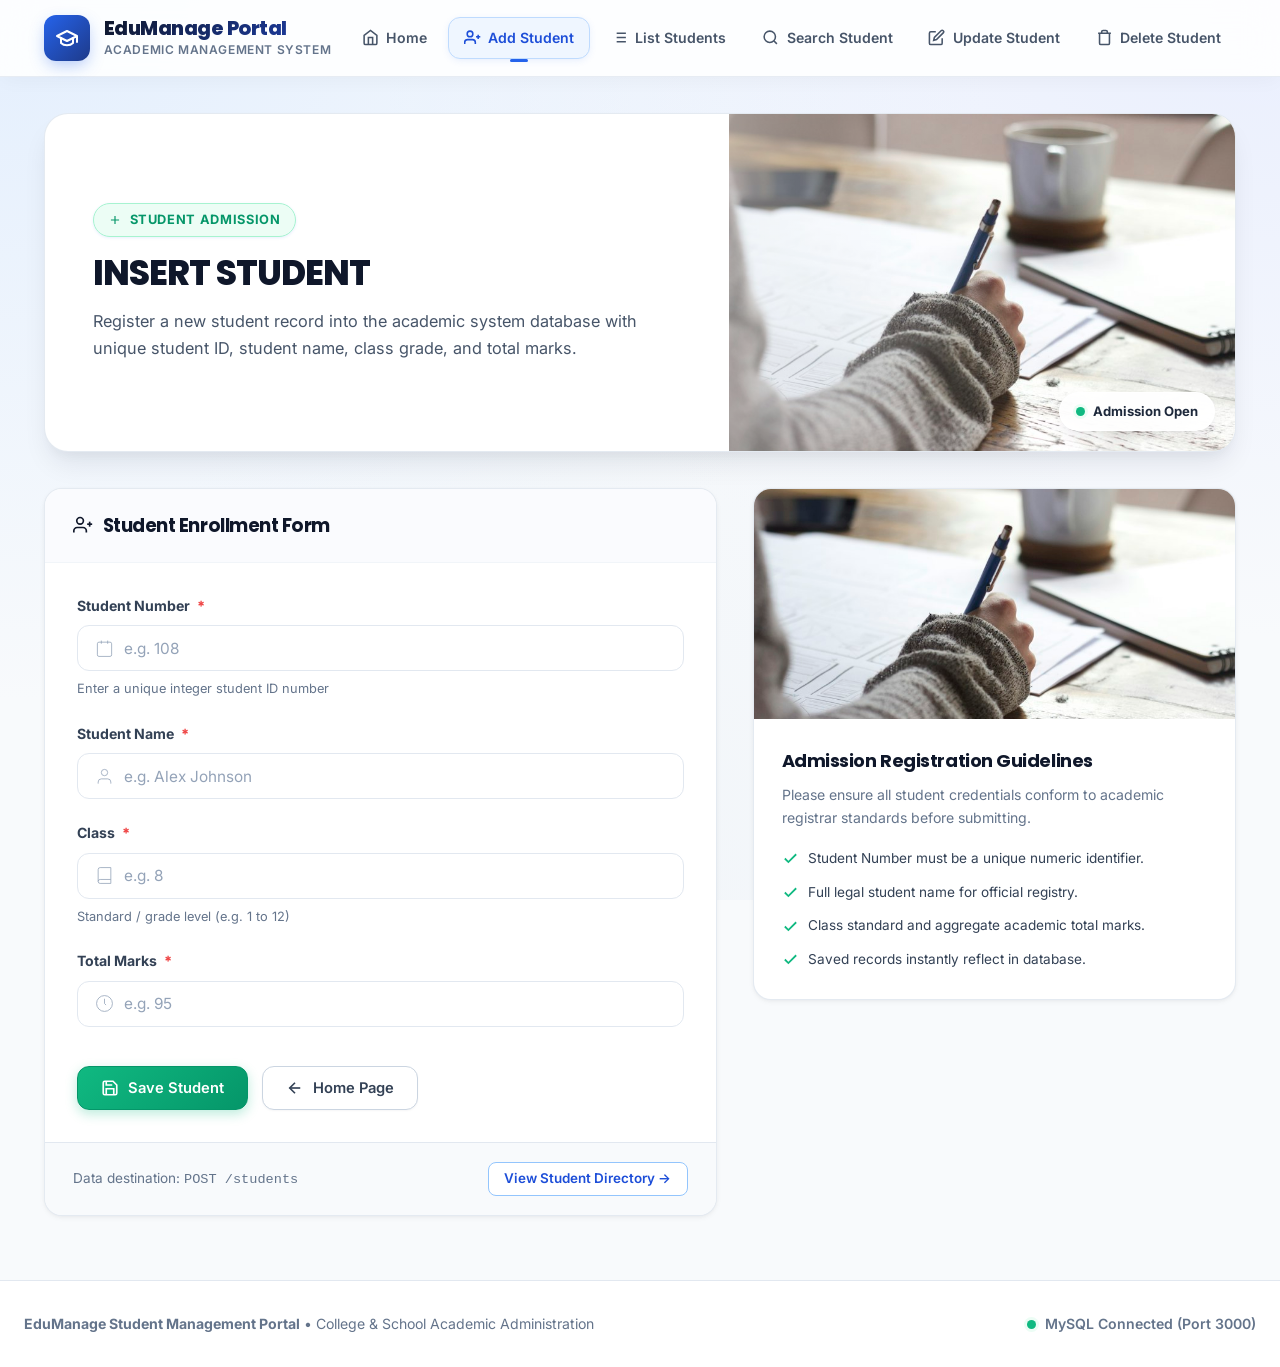
<file: public/insert.html>
<!-- To insert student data -->
<!DOCTYPE html>
<html lang="en">
<head>
  <meta charset="UTF-8">
  <meta name="viewport" content="width=device-width, initial-scale=1.0">
  <title>Add Student - EduManage Portal</title>
  <link rel="stylesheet" href="style.css">
</head>
<body>

  <!-- Top Navigation Bar -->
  <header class="top-nav">
    <div class="nav-container">
      <a href="index.html" class="brand-logo">
        <div class="brand-icon-box">
          <svg xmlns="http://www.w3.org/2000/svg" width="24" height="24" viewBox="0 0 24 24" fill="none" stroke="currentColor" stroke-width="2" stroke-linecap="round" stroke-linejoin="round">
            <path d="M22 10v6M2 10l10-5 10 5-10 5z"/>
            <path d="M6 12v5c3 3 9 3 12 0v-5"/>
          </svg>
        </div>
        <div class="brand-text">
          <h1>EduManage Portal</h1>
          <span>Academic Management System</span>
        </div>
      </a>

      <!-- Desktop Links -->
      <nav>
        <ul class="nav-links">
          <li>
            <a href="index.html" class="nav-link">
              <svg xmlns="http://www.w3.org/2000/svg" viewBox="0 0 24 24" fill="none" stroke="currentColor">
                <path d="m3 9 9-7 9 7v11a2 2 0 0 1-2 2H5a2 2 0 0 1-2-2z"/>
                <polyline points="9 22 9 12 15 12 15 22"/>
              </svg>
              Home
            </a>
          </li>
          <li>
            <a href="insert.html" class="nav-link active">
              <svg xmlns="http://www.w3.org/2000/svg" viewBox="0 0 24 24" fill="none" stroke="currentColor">
                <path d="M16 21v-2a4 4 0 0 0-4-4H5a4 4 0 0 0-4 4v2"/>
                <circle cx="8.5" cy="7" r="4"/>
                <line x1="20" y1="8" x2="20" y2="14"/>
                <line x1="23" y1="11" x2="17" y2="11"/>
              </svg>
              Add Student
            </a>
          </li>
          <li>
            <a href="list.html" class="nav-link">
              <svg xmlns="http://www.w3.org/2000/svg" viewBox="0 0 24 24" fill="none" stroke="currentColor">
                <path d="M8 6h13M8 12h13M8 18h13M3 6h.01M3 12h.01M3 18h.01"/>
              </svg>
              List Students
            </a>
          </li>
          <li>
            <a href="listOne.html" class="nav-link">
              <svg xmlns="http://www.w3.org/2000/svg" viewBox="0 0 24 24" fill="none" stroke="currentColor">
                <circle cx="11" cy="11" r="8"/>
                <line x1="21" y1="21" x2="16.65" y2="16.65"/>
              </svg>
              Search Student
            </a>
          </li>
          <li>
            <a href="update.html" class="nav-link">
              <svg xmlns="http://www.w3.org/2000/svg" viewBox="0 0 24 24" fill="none" stroke="currentColor">
                <path d="M11 4H4a2 2 0 0 0-2 2v14a2 2 0 0 0 2 2h14a2 2 0 0 0 2-2v-7"/>
                <path d="M18.5 2.5a2.121 2.121 0 0 1 3 3L12 15l-4 1 1-4 9.5-9.5z"/>
              </svg>
              Update Student
            </a>
          </li>
          <li>
            <a href="delete.html" class="nav-link">
              <svg xmlns="http://www.w3.org/2000/svg" viewBox="0 0 24 24" fill="none" stroke="currentColor">
                <polyline points="3 6 5 6 21 6"/>
                <path d="M19 6v14a2 2 0 0 1-2 2H7a2 2 0 0 1-2-2V6m3 0V4a2 2 0 0 1 2-2h4a2 2 0 0 1 2 2v2"/>
              </svg>
              Delete Student
            </a>
          </li>
        </ul>
      </nav>

      <!-- Hamburger Button for Mobile -->
      <button class="hamburger-btn" onclick="toggleMobileMenu()" aria-label="Toggle navigation">
        <svg xmlns="http://www.w3.org/2000/svg" fill="none" viewBox="0 0 24 24" stroke="currentColor" stroke-width="2">
          <path stroke-linecap="round" stroke-linejoin="round" d="M4 6h16M4 12h16M4 18h16" />
        </svg>
      </button>
    </div>

    <!-- Mobile Drawer Navigation -->
    <div id="mobileDrawer" class="mobile-drawer">
      <ul class="mobile-drawer-links">
        <li><a href="index.html" class="nav-link">Home</a></li>
        <li><a href="insert.html" class="nav-link active">Add Student</a></li>
        <li><a href="list.html" class="nav-link">List Students</a></li>
        <li><a href="listOne.html" class="nav-link">Search Student</a></li>
        <li><a href="update.html" class="nav-link">Update Student</a></li>
        <li><a href="delete.html" class="nav-link">Delete Student</a></li>
      </ul>
    </div>
  </header>

  <!-- Main Content Wrapper -->
  <main class="main-wrapper">

    <!-- Hero Banner with Educational Image -->
    <section class="page-hero">
      <div class="hero-content">
        <span class="hero-badge badge-success">
          <svg xmlns="http://www.w3.org/2000/svg" width="14" height="14" viewBox="0 0 24 24" fill="none" stroke="currentColor" stroke-width="2">
            <line x1="12" y1="5" x2="12" y2="19"/>
            <line x1="5" y1="12" x2="19" y2="12"/>
          </svg>
          Student Admission
        </span>
        <h1 class="hero-title">INSERT STUDENT</h1>
        <p class="hero-subtitle">
          Register a new student record into the academic system database with unique student ID, student name, class grade, and total marks.
        </p>
      </div>
      <div class="hero-image-wrap">
        <img src="images/student-add.jpg" alt="Student Admission and Enrollment">
        <div class="hero-floating-chip">
          <span class="status-dot"></span>
          Admission Open
        </div>
      </div>
    </section>

    <!-- Form Split Layout -->
    <div class="form-split-layout">

      <!-- Form Card -->
      <div class="card">
        <div class="card-header">
          <h2 class="card-title">
            <svg xmlns="http://www.w3.org/2000/svg" width="20" height="20" viewBox="0 0 24 24" fill="none" stroke="currentColor" stroke-width="2">
              <path d="M16 21v-2a4 4 0 0 0-4-4H5a4 4 0 0 0-4 4v2"/>
              <circle cx="8.5" cy="7" r="4"/>
              <line x1="20" y1="8" x2="20" y2="14"/>
              <line x1="23" y1="11" x2="17" y2="11"/>
            </svg>
            Student Enrollment Form
          </h2>
        </div>

        <div class="card-body">
          <form id="insertForm" onsubmit="event.preventDefault(); saveStudent();" class="form-grid">

            <!-- Student Number -->
            <div class="form-group">
              <label class="form-label" for="sno">
                Student Number <span class="required-star">*</span>
              </label>
              <div class="input-with-icon">
                <span class="input-icon">
                  <svg xmlns="http://www.w3.org/2000/svg" viewBox="0 0 24 24" fill="none" stroke="currentColor">
                    <rect x="3" y="4" width="18" height="18" rx="2" ry="2"/>
                    <line x1="16" y1="2" x2="16" y2="6"/>
                    <line x1="8" y1="2" x2="8" y2="6"/>
                  </svg>
                </span>
                <input 
                  type="number" 
                  id="sno" 
                  class="form-control" 
                  placeholder="e.g. 108" 
                  required
                >
              </div>
              <span class="form-help">Enter a unique integer student ID number</span>
            </div>

            <!-- Student Name -->
            <div class="form-group">
              <label class="form-label" for="name">
                Student Name <span class="required-star">*</span>
              </label>
              <div class="input-with-icon">
                <span class="input-icon">
                  <svg xmlns="http://www.w3.org/2000/svg" viewBox="0 0 24 24" fill="none" stroke="currentColor">
                    <path d="M20 21v-2a4 4 0 0 0-4-4H8a4 4 0 0 0-4 4v2"/>
                    <circle cx="12" cy="7" r="4"/>
                  </svg>
                </span>
                <input 
                  type="text" 
                  id="name" 
                  class="form-control" 
                  placeholder="e.g. Alex Johnson" 
                  required
                >
              </div>
            </div>

            <!-- Class -->
            <div class="form-group">
              <label class="form-label" for="class">
                Class <span class="required-star">*</span>
              </label>
              <div class="input-with-icon">
                <span class="input-icon">
                  <svg xmlns="http://www.w3.org/2000/svg" viewBox="0 0 24 24" fill="none" stroke="currentColor">
                    <path d="M4 19.5A2.5 2.5 0 0 1 6.5 17H20"/>
                    <path d="M6.5 2H20v20H6.5A2.5 2.5 0 0 1 4 19.5v-15A2.5 2.5 0 0 1 6.5 2z"/>
                  </svg>
                </span>
                <input 
                  type="number" 
                  id="class" 
                  class="form-control" 
                  placeholder="e.g. 8" 
                  required
                >
              </div>
              <span class="form-help">Standard / grade level (e.g. 1 to 12)</span>
            </div>

            <!-- Total Marks -->
            <div class="form-group">
              <label class="form-label" for="total">
                Total Marks <span class="required-star">*</span>
              </label>
              <div class="input-with-icon">
                <span class="input-icon">
                  <svg xmlns="http://www.w3.org/2000/svg" viewBox="0 0 24 24" fill="none" stroke="currentColor">
                    <circle cx="12" cy="12" r="10"/>
                    <polyline points="12 6 12 12 14 14"/>
                  </svg>
                </span>
                <input 
                  type="number" 
                  id="total" 
                  class="form-control" 
                  placeholder="e.g. 95" 
                  required
                >
              </div>
            </div>

            <!-- Action Buttons -->
            <div style="display: flex; gap: 0.85rem; margin-top: 1rem; flex-wrap: wrap;">
              <button type="submit" class="btn btn-success" id="btnSave">
                <svg xmlns="http://www.w3.org/2000/svg" viewBox="0 0 24 24" fill="none" stroke="currentColor">
                  <path d="M19 21H5a2 2 0 0 1-2-2V5a2 2 0 0 1 2-2h11l5 5v11a2 2 0 0 1-2 2z"/>
                  <polyline points="17 21 17 13 7 13 7 21"/>
                  <polyline points="7 3 7 8 15 8"/>
                </svg>
                Save Student
              </button>

              <button type="button" class="btn btn-secondary" onclick="location.href='index.html'">
                <svg xmlns="http://www.w3.org/2000/svg" viewBox="0 0 24 24" fill="none" stroke="currentColor">
                  <line x1="19" y1="12" x2="5" y2="12"/>
                  <polyline points="12 19 5 12 12 5"/>
                </svg>
                Home Page
              </button>
            </div>

          </form>
        </div>

        <div class="card-footer">
          <span style="font-size: 0.85rem; color: var(--slate-500);">Data destination: <code>POST /students</code></span>
          <button class="btn btn-outline-primary btn-sm" onclick="location.href='list.html'">
            View Student Directory &rarr;
          </button>
        </div>
      </div>

      <!-- Right Column: Info & Guidance Card -->
      <div class="side-feature-card">
        <img src="images/student-add.jpg" alt="Enrollment Guidelines" class="side-feature-img">
        <div class="side-feature-body">
          <h4>Admission Registration Guidelines</h4>
          <p>
            Please ensure all student credentials conform to academic registrar standards before submitting.
          </p>

          <ul class="side-feature-list">
            <li>
              <svg xmlns="http://www.w3.org/2000/svg" viewBox="0 0 24 24" fill="none" stroke="currentColor" stroke-width="2.5">
                <polyline points="20 6 9 17 4 12"/>
              </svg>
              Student Number must be a unique numeric identifier.
            </li>
            <li>
              <svg xmlns="http://www.w3.org/2000/svg" viewBox="0 0 24 24" fill="none" stroke="currentColor" stroke-width="2.5">
                <polyline points="20 6 9 17 4 12"/>
              </svg>
              Full legal student name for official registry.
            </li>
            <li>
              <svg xmlns="http://www.w3.org/2000/svg" viewBox="0 0 24 24" fill="none" stroke="currentColor" stroke-width="2.5">
                <polyline points="20 6 9 17 4 12"/>
              </svg>
              Class standard and aggregate academic total marks.
            </li>
            <li>
              <svg xmlns="http://www.w3.org/2000/svg" viewBox="0 0 24 24" fill="none" stroke="currentColor" stroke-width="2.5">
                <polyline points="20 6 9 17 4 12"/>
              </svg>
              Saved records instantly reflect in database.
            </li>
          </ul>
        </div>
      </div>

    </div>

  </main>

  <!-- Site Footer -->
  <footer class="site-footer">
    <div class="footer-container">
      <div>
        <strong>EduManage Student Management Portal</strong> &bull; College & School Academic Administration
      </div>
      <div class="footer-status">
        <span class="status-dot"></span>
        <span>MySQL Connected (Port 3000)</span>
      </div>
    </div>
  </footer>

  <script>
    function toggleMobileMenu() {
      const drawer = document.getElementById('mobileDrawer');
      if (drawer) drawer.classList.toggle('open');
    }

    function saveStudent() {
      let sno = document.getElementById("sno").value;
      let name = document.getElementById("name").value;
      let studentClass = document.getElementById("class").value;
      let total = document.getElementById("total").value;

      if (!sno || !name || !studentClass || !total) {
        alert("Please fill in all required fields.");
        return;
      }

      const saveBtn = document.getElementById("btnSave");
      if (saveBtn) {
        saveBtn.disabled = true;
        saveBtn.innerHTML = 'Saving Record...';
      }

      fetch("/students", {
        method: "POST",
        headers: {
          "Content-Type": "application/json"
        },
        body: JSON.stringify({
          sno: sno,
          name: name,
          class: studentClass,
          total: total
        })
      })
      .then(response => {
        if (!response.ok) {
          return response.text().then(msg => { throw new Error(msg); });
        }
        return response.text();
      })
      .then(message => {
        alert(message);
        location.href = "index.html";
      })
      .catch(err => {
        alert("Error saving student: " + err.message);
        if (saveBtn) {
          saveBtn.disabled = false;
          saveBtn.innerHTML = `
            <svg xmlns="http://www.w3.org/2000/svg" width="18" height="18" viewBox="0 0 24 24" fill="none" stroke="currentColor" stroke-width="2">
              <path d="M19 21H5a2 2 0 0 1-2-2V5a2 2 0 0 1 2-2h11l5 5v11a2 2 0 0 1-2 2z"/>
              <polyline points="17 21 17 13 7 13 7 21"/>
              <polyline points="7 3 7 8 15 8"/>
            </svg>
            Save Student
          `;
        }
      });
    }
  </script>

</body>
</html>
</file>
<file: public/style.css>
/* ==========================================================================
   STUDENT MANAGEMENT SYSTEM - ENTERPRISE PREMIUM STYLESHEET
   Design System: Modern Educational SaaS / Academic Management Dashboard
   ========================================================================== */

@import url('https://fonts.googleapis.com/css2?family=Inter:wght@400;500;600;700;800&family=Poppins:wght@400;500;600;700;800&family=Plus+Jakarta+Sans:wght@500;600;700;800&display=swap');

:root {
  /* Primary Academic Color Palette */
  --primary-50: #eff6ff;
  --primary-100: #dbeafe;
  --primary-200: #bfdbfe;
  --primary-300: #93c5fd;
  --primary-400: #60a5fa;
  --primary-500: #3b82f6;
  --primary-600: #2563eb;
  --primary-700: #1d4ed8;
  --primary-800: #1e40af;
  --primary-900: #1e3a8a;
  --primary-950: #172554;

  /* Accent Colors */
  --accent-cyan: #0284c7;
  --accent-purple: #7c3aed;
  --accent-indigo: #4f46e5;

  /* State Colors */
  --success: #10b981;
  --success-dark: #059669;
  --success-light: #ecfdf5;
  --success-border: #a7f3d0;

  --warning: #f59e0b;
  --warning-dark: #d97706;
  --warning-light: #fffbeb;
  --warning-border: #fde68a;

  --danger: #ef4444;
  --danger-dark: #dc2626;
  --danger-light: #fef2f2;
  --danger-border: #fecaca;

  /* Neutral Slate Palette */
  --slate-50: #f8fafc;
  --slate-100: #f1f5f9;
  --slate-200: #e2e8f0;
  --slate-300: #cbd5e1;
  --slate-400: #94a3b8;
  --slate-500: #64748b;
  --slate-600: #475569;
  --slate-700: #334155;
  --slate-800: #1e293b;
  --slate-900: #0f172a;

  /* Typography */
  --font-heading: 'Poppins', 'Plus Jakarta Sans', -apple-system, sans-serif;
  --font-body: 'Inter', -apple-system, BlinkMacSystemFont, 'Segoe UI', Roboto, sans-serif;

  /* Radii */
  --radius-xs: 6px;
  --radius-sm: 8px;
  --radius-md: 12px;
  --radius-lg: 18px;
  --radius-xl: 24px;
  --radius-full: 9999px;

  /* Shadows */
  --shadow-xs: 0 1px 2px 0 rgba(15, 23, 42, 0.04);
  --shadow-sm: 0 2px 6px -1px rgba(15, 23, 42, 0.06), 0 1px 4px -1px rgba(15, 23, 42, 0.04);
  --shadow-md: 0 8px 16px -4px rgba(15, 23, 42, 0.08), 0 4px 8px -3px rgba(15, 23, 42, 0.04);
  --shadow-lg: 0 16px 28px -6px rgba(15, 23, 42, 0.09), 0 8px 12px -5px rgba(15, 23, 42, 0.04);
  --shadow-xl: 0 24px 40px -8px rgba(15, 23, 42, 0.12), 0 12px 18px -6px rgba(15, 23, 42, 0.06);
  --shadow-glow-primary: 0 8px 24px -4px rgba(37, 99, 235, 0.35);

  /* Transitions */
  --transition-fast: 150ms cubic-bezier(0.4, 0, 0.2, 1);
  --transition-normal: 250ms cubic-bezier(0.4, 0, 0.2, 1);
  --transition-bounce: 350ms cubic-bezier(0.34, 1.56, 0.64, 1);
}

/* ==========================================================================
   BASE RESETS & ATMOSPHERE
   ========================================================================== */
*, *::before, *::after {
  box-sizing: border-box;
  margin: 0;
  padding: 0;
}

html {
  font-size: 16px;
  scroll-behavior: smooth;
  -webkit-tap-highlight-color: transparent;
}

body {
  font-family: var(--font-body);
  background: 
    radial-gradient(at 0% 0%, rgba(219, 234, 254, 0.7) 0px, transparent 55%),
    radial-gradient(at 100% 0%, rgba(224, 231, 255, 0.6) 0px, transparent 50%),
    radial-gradient(at 50% 100%, rgba(241, 245, 249, 0.9) 0px, transparent 60%),
    #f8fafc;
  background-attachment: fixed;
  color: var(--slate-800);
  line-height: 1.6;
  min-height: 100vh;
  display: flex;
  flex-direction: column;
  -webkit-font-smoothing: antialiased;
  -moz-osx-font-smoothing: grayscale;
}

h1, h2, h3, h4, h5, h6 {
  font-family: var(--font-heading);
  letter-spacing: -0.025em;
  font-weight: 700;
  color: var(--slate-900);
}

a {
  color: inherit;
  text-decoration: none;
}

/* ==========================================================================
   NAVIGATION BAR (Glassmorphism & Responsive Hamburger)
   ========================================================================== */
.top-nav {
  position: sticky;
  top: 0;
  z-index: 1000;
  background: rgba(255, 255, 255, 0.88);
  backdrop-filter: blur(16px);
  -webkit-backdrop-filter: blur(16px);
  border-bottom: 1px solid rgba(226, 232, 240, 0.8);
  box-shadow: 0 4px 20px -2px rgba(15, 23, 42, 0.04);
  transition: all var(--transition-normal);
}

.nav-container {
  max-width: 1240px;
  margin: 0 auto;
  padding: 0 1.5rem;
  height: 76px;
  display: flex;
  align-items: center;
  justify-content: space-between;
}

.brand-logo {
  display: flex;
  align-items: center;
  gap: 0.85rem;
  text-decoration: none;
  group: hover;
}

.brand-icon-box {
  width: 46px;
  height: 46px;
  background: linear-gradient(135deg, var(--primary-600) 0%, var(--primary-900) 100%);
  border-radius: var(--radius-md);
  display: flex;
  align-items: center;
  justify-content: center;
  color: white;
  box-shadow: 0 6px 16px -2px rgba(37, 99, 235, 0.35);
  transition: transform var(--transition-bounce), box-shadow var(--transition-fast);
}

.brand-logo:hover .brand-icon-box {
  transform: scale(1.05) rotate(-3deg);
  box-shadow: 0 8px 20px -2px rgba(37, 99, 235, 0.45);
}

.brand-text h1 {
  font-size: 1.22rem;
  font-weight: 800;
  letter-spacing: -0.025em;
  background: linear-gradient(135deg, var(--slate-900) 0%, var(--primary-800) 100%);
  -webkit-background-clip: text;
  -webkit-text-fill-color: transparent;
  line-height: 1.2;
}

.brand-text span {
  font-size: 0.75rem;
  color: var(--slate-500);
  font-weight: 600;
  letter-spacing: 0.05em;
  text-transform: uppercase;
  display: block;
}

/* Nav links for desktop */
.nav-links {
  display: flex;
  align-items: center;
  gap: 0.35rem;
  list-style: none;
}

.nav-link {
  display: flex;
  align-items: center;
  gap: 0.45rem;
  padding: 0.55rem 0.95rem;
  border-radius: var(--radius-md);
  font-size: 0.88rem;
  font-weight: 600;
  color: var(--slate-600);
  transition: all var(--transition-fast);
  position: relative;
}

.nav-link svg {
  width: 17px;
  height: 17px;
  stroke-width: 2.2;
  transition: transform var(--transition-fast);
}

.nav-link:hover {
  color: var(--primary-600);
  background: rgba(239, 246, 255, 0.8);
  transform: translateY(-1px);
}

.nav-link:hover svg {
  transform: scale(1.1);
}

.nav-link.active {
  color: var(--primary-700);
  background: #eff6ff;
  border: 1px solid var(--primary-200);
  box-shadow: 0 2px 8px -2px rgba(37, 99, 235, 0.15);
}

.nav-link.active::after {
  content: '';
  position: absolute;
  bottom: -4px;
  left: 50%;
  transform: translateX(-50%);
  width: 18px;
  height: 3px;
  background: var(--primary-600);
  border-radius: var(--radius-full);
}

/* Hamburger Button for Mobile */
.hamburger-btn {
  display: none;
  background: white;
  border: 1px solid var(--slate-200);
  border-radius: var(--radius-sm);
  width: 42px;
  height: 42px;
  align-items: center;
  justify-content: center;
  cursor: pointer;
  color: var(--slate-700);
  transition: all var(--transition-fast);
  box-shadow: var(--shadow-xs);
}

.hamburger-btn:hover {
  background: var(--slate-50);
  color: var(--primary-600);
  border-color: var(--primary-200);
}

.hamburger-btn svg {
  width: 22px;
  height: 22px;
}

/* Mobile Drawer */
.mobile-drawer {
  display: none;
  position: absolute;
  top: 76px;
  left: 0;
  width: 100%;
  background: rgba(255, 255, 255, 0.98);
  backdrop-filter: blur(20px);
  border-bottom: 1px solid var(--slate-200);
  padding: 1.25rem 1.5rem 1.75rem;
  box-shadow: var(--shadow-xl);
  animation: slideDown 0.25s ease-out;
}

.mobile-drawer.open {
  display: block;
}

.mobile-drawer-links {
  list-style: none;
  display: flex;
  flex-direction: column;
  gap: 0.5rem;
}

.mobile-drawer-links .nav-link {
  padding: 0.75rem 1rem;
  font-size: 0.95rem;
  border-radius: var(--radius-md);
  border: 1px solid transparent;
}

.mobile-drawer-links .nav-link.active {
  background: var(--primary-50);
  border-color: var(--primary-200);
}

/* ==========================================================================
   MAIN WRAPPER & CONTAINER
   ========================================================================== */
.main-wrapper {
  flex: 1;
  max-width: 1240px;
  width: 100%;
  margin: 0 auto;
  padding: 2.25rem 1.5rem 4rem;
  animation: fadeIn 0.4s ease-out;
}

/* ==========================================================================
   HERO / PAGE HEADER SECTION
   ========================================================================== */
.page-hero {
  background: white;
  border: 1px solid rgba(226, 232, 240, 0.9);
  border-radius: var(--radius-xl);
  overflow: hidden;
  box-shadow: var(--shadow-lg);
  margin-bottom: 2.25rem;
  display: grid;
  grid-template-columns: 1.15fr 0.85fr;
  min-height: 240px;
  position: relative;
  transition: transform var(--transition-normal), box-shadow var(--transition-normal);
}

.page-hero:hover {
  box-shadow: var(--shadow-xl);
}

.page-hero.hero-lg {
  grid-template-columns: 1.25fr 1fr;
  min-height: 320px;
}

.hero-content {
  padding: 2.75rem 3rem;
  display: flex;
  flex-direction: column;
  justify-content: center;
  z-index: 2;
}

.hero-badge {
  display: inline-flex;
  align-items: center;
  gap: 0.45rem;
  padding: 0.35rem 0.9rem;
  background-color: var(--primary-50);
  color: var(--primary-700);
  border-radius: var(--radius-full);
  font-size: 0.8rem;
  font-weight: 700;
  text-transform: uppercase;
  letter-spacing: 0.05em;
  margin-bottom: 1rem;
  width: fit-content;
  border: 1px solid var(--primary-200);
  box-shadow: 0 1px 3px rgba(37, 99, 235, 0.1);
}

.hero-badge.badge-success {
  background-color: var(--success-light);
  color: var(--success-dark);
  border-color: var(--success-border);
}

.hero-badge.badge-warning {
  background-color: var(--warning-light);
  color: var(--warning-dark);
  border-color: var(--warning-border);
}

.hero-badge.badge-danger {
  background-color: var(--danger-light);
  color: var(--danger-dark);
  border-color: var(--danger-border);
}

.hero-title {
  font-size: 2.15rem;
  font-weight: 800;
  color: var(--slate-900);
  letter-spacing: -0.03em;
  line-height: 1.2;
  margin-bottom: 0.85rem;
}

.hero-subtitle {
  font-size: 1.02rem;
  color: var(--slate-600);
  line-height: 1.65;
  max-width: 620px;
}

.hero-image-wrap {
  position: relative;
  overflow: hidden;
  background: var(--slate-100);
}

.hero-image-wrap img {
  width: 100%;
  height: 100%;
  object-fit: cover;
  display: block;
  transition: transform 0.8s cubic-bezier(0.2, 0.8, 0.2, 1);
}

.page-hero:hover .hero-image-wrap img {
  transform: scale(1.04);
}

.hero-image-wrap::after {
  content: '';
  position: absolute;
  inset: 0;
  background: linear-gradient(90deg, rgba(255,255,255,0.45) 0%, transparent 60%);
  pointer-events: none;
}

/* Floating feature pill over image */
.hero-floating-chip {
  position: absolute;
  bottom: 1.25rem;
  right: 1.25rem;
  background: rgba(255, 255, 255, 0.92);
  backdrop-filter: blur(12px);
  border: 1px solid rgba(255, 255, 255, 0.8);
  border-radius: var(--radius-full);
  padding: 0.5rem 1rem;
  font-size: 0.82rem;
  font-weight: 700;
  color: var(--slate-800);
  box-shadow: var(--shadow-md);
  display: flex;
  align-items: center;
  gap: 0.5rem;
  z-index: 3;
}

/* ==========================================================================
   STATISTICS & METRIC CARDS
   ========================================================================== */
.stats-grid {
  display: grid;
  grid-template-columns: repeat(auto-fit, minmax(260px, 1fr));
  gap: 1.25rem;
  margin-bottom: 2.5rem;
}

.stat-card {
  background: white;
  border: 1px solid rgba(226, 232, 240, 0.85);
  border-radius: var(--radius-lg);
  padding: 1.5rem;
  display: flex;
  align-items: center;
  gap: 1.25rem;
  box-shadow: var(--shadow-sm);
  transition: transform var(--transition-normal), box-shadow var(--transition-normal);
  position: relative;
  overflow: hidden;
}

.stat-card::before {
  content: '';
  position: absolute;
  top: 0;
  left: 0;
  width: 4px;
  height: 100%;
  background: var(--slate-300);
  transition: background var(--transition-fast);
}

.stat-card:hover {
  transform: translateY(-3px);
  box-shadow: var(--shadow-lg);
}

.stat-card.blue::before { background: var(--primary-600); }
.stat-card.emerald::before { background: var(--success); }
.stat-card.amber::before { background: var(--warning); }
.stat-card.purple::before { background: var(--accent-purple); }

.stat-icon {
  width: 52px;
  height: 52px;
  border-radius: var(--radius-md);
  display: flex;
  align-items: center;
  justify-content: center;
  color: white;
  flex-shrink: 0;
  box-shadow: var(--shadow-sm);
}

.stat-icon.blue { background: linear-gradient(135deg, #3b82f6 0%, #1d4ed8 100%); }
.stat-icon.emerald { background: linear-gradient(135deg, #10b981 0%, #059669 100%); }
.stat-icon.amber { background: linear-gradient(135deg, #f59e0b 0%, #d97706 100%); }
.stat-icon.purple { background: linear-gradient(135deg, #8b5cf6 0%, #6d28d9 100%); }

.stat-info .stat-label {
  font-size: 0.78rem;
  text-transform: uppercase;
  color: var(--slate-500);
  font-weight: 700;
  letter-spacing: 0.05em;
  margin-bottom: 0.25rem;
}

.stat-info .stat-value {
  font-size: 1.55rem;
  font-weight: 800;
  color: var(--slate-900);
  line-height: 1.2;
}

.stat-info .stat-sub {
  font-size: 0.8rem;
  color: var(--slate-500);
  margin-top: 0.2rem;
}

/* ==========================================================================
   CARDS & SYSTEM GRID
   ========================================================================== */
.card {
  background: white;
  border: 1px solid rgba(226, 232, 240, 0.9);
  border-radius: var(--radius-lg);
  box-shadow: var(--shadow-sm);
  transition: transform var(--transition-normal), box-shadow var(--transition-normal);
  overflow: hidden;
}

.card:hover {
  box-shadow: var(--shadow-md);
  border-color: var(--slate-300);
}

.card-header {
  padding: 1.35rem 1.75rem;
  border-bottom: 1px solid var(--slate-100);
  display: flex;
  align-items: center;
  justify-content: space-between;
  background: #fafbfe;
}

.card-title {
  font-size: 1.15rem;
  font-weight: 700;
  color: var(--slate-900);
  display: flex;
  align-items: center;
  gap: 0.6rem;
}

.card-body {
  padding: 2rem;
}

.card-footer {
  padding: 1.15rem 1.75rem;
  background: var(--slate-50);
  border-top: 1px solid var(--slate-200);
  display: flex;
  align-items: center;
  justify-content: space-between;
  gap: 1rem;
}

/* Dashboard Action Cards Grid */
.dashboard-grid {
  display: grid;
  grid-template-columns: repeat(auto-fit, minmax(330px, 1fr));
  gap: 1.65rem;
}

.action-card {
  background: white;
  border: 1px solid rgba(226, 232, 240, 0.9);
  border-radius: var(--radius-lg);
  padding: 2rem;
  display: flex;
  flex-direction: column;
  transition: all var(--transition-normal);
  position: relative;
  box-shadow: var(--shadow-sm);
  cursor: pointer;
  overflow: hidden;
}

.action-card::after {
  content: '';
  position: absolute;
  top: 0;
  left: 0;
  width: 100%;
  height: 4px;
  background: transparent;
  transition: background var(--transition-fast);
}

.action-card:hover {
  transform: translateY(-5px);
  box-shadow: var(--shadow-xl);
  border-color: var(--primary-300);
}

.action-card:hover::after {
  background: linear-gradient(90deg, var(--primary-600), var(--accent-cyan));
}

.action-card-header {
  display: flex;
  align-items: flex-start;
  gap: 1.25rem;
  margin-bottom: 1.35rem;
}

.action-icon {
  width: 56px;
  height: 56px;
  border-radius: var(--radius-md);
  display: flex;
  align-items: center;
  justify-content: center;
  flex-shrink: 0;
  color: white;
  box-shadow: var(--shadow-sm);
  transition: transform var(--transition-bounce);
}

.action-card:hover .action-icon {
  transform: scale(1.08) rotate(-4deg);
}

.action-icon.blue { background: linear-gradient(135deg, #3b82f6 0%, #1d4ed8 100%); }
.action-icon.indigo { background: linear-gradient(135deg, #6366f1 0%, #4338ca 100%); }
.action-icon.emerald { background: linear-gradient(135deg, #10b981 0%, #047857 100%); }
.action-icon.amber { background: linear-gradient(135deg, #f59e0b 0%, #b45309 100%); }
.action-icon.rose { background: linear-gradient(135deg, #f43f5e 0%, #be123c 100%); }

.action-details h3 {
  font-size: 1.2rem;
  font-weight: 700;
  color: var(--slate-900);
  margin-bottom: 0.4rem;
}

.action-details p {
  font-size: 0.9rem;
  color: var(--slate-500);
  line-height: 1.55;
}

.action-card-footer {
  margin-top: auto;
  padding-top: 1.35rem;
  border-top: 1px solid var(--slate-100);
  display: flex;
  align-items: center;
  justify-content: space-between;
}

.action-card-number {
  font-size: 0.78rem;
  font-weight: 800;
  color: var(--slate-400);
  text-transform: uppercase;
  letter-spacing: 0.08em;
}

/* ==========================================================================
   BUTTONS (SaaS Enterprise Quality)
   ========================================================================== */
.btn {
  display: inline-flex;
  align-items: center;
  justify-content: center;
  gap: 0.55rem;
  padding: 0.72rem 1.45rem;
  font-size: 0.92rem;
  font-weight: 600;
  font-family: inherit;
  border-radius: var(--radius-md);
  border: 1px solid transparent;
  cursor: pointer;
  text-decoration: none;
  transition: all var(--transition-fast);
  line-height: 1.3;
  white-space: nowrap;
  user-select: none;
}

.btn svg {
  width: 18px;
  height: 18px;
  stroke-width: 2.2;
  transition: transform var(--transition-fast);
}

.btn:active {
  transform: translateY(1px);
}

.btn-primary {
  background: linear-gradient(135deg, var(--primary-600) 0%, var(--primary-700) 100%);
  color: white;
  border-color: var(--primary-700);
  box-shadow: 0 4px 12px rgba(37, 99, 235, 0.28);
}

.btn-primary:hover {
  background: linear-gradient(135deg, var(--primary-500) 0%, var(--primary-600) 100%);
  box-shadow: 0 6px 18px rgba(37, 99, 235, 0.4);
  transform: translateY(-1px);
}

.btn-success {
  background: linear-gradient(135deg, #10b981 0%, #059669 100%);
  color: white;
  border-color: #059669;
  box-shadow: 0 4px 12px rgba(16, 185, 129, 0.28);
}

.btn-success:hover {
  background: linear-gradient(135deg, #34d399 0%, #10b981 100%);
  box-shadow: 0 6px 18px rgba(16, 185, 129, 0.38);
  transform: translateY(-1px);
}

.btn-warning {
  background: linear-gradient(135deg, #f59e0b 0%, #d97706 100%);
  color: white;
  border-color: #d97706;
  box-shadow: 0 4px 12px rgba(245, 158, 11, 0.28);
}

.btn-warning:hover {
  background: linear-gradient(135deg, #fbbf24 0%, #f59e0b 100%);
  box-shadow: 0 6px 18px rgba(245, 158, 11, 0.38);
  transform: translateY(-1px);
}

.btn-danger {
  background: linear-gradient(135deg, #ef4444 0%, #dc2626 100%);
  color: white;
  border-color: #dc2626;
  box-shadow: 0 4px 12px rgba(239, 68, 68, 0.28);
}

.btn-danger:hover {
  background: linear-gradient(135deg, #f87171 0%, #ef4444 100%);
  box-shadow: 0 6px 18px rgba(239, 68, 68, 0.38);
  transform: translateY(-1px);
}

.btn-secondary {
  background: white;
  color: var(--slate-700);
  border-color: var(--slate-300);
  box-shadow: var(--shadow-xs);
}

.btn-secondary:hover {
  background: var(--slate-50);
  color: var(--slate-900);
  border-color: var(--slate-400);
  transform: translateY(-1px);
}

.btn-outline-primary {
  background: white;
  color: var(--primary-700);
  border-color: var(--primary-300);
}

.btn-outline-primary:hover {
  background: var(--primary-50);
  border-color: var(--primary-600);
  color: var(--primary-800);
}

.btn-sm {
  padding: 0.48rem 0.95rem;
  font-size: 0.84rem;
  border-radius: var(--radius-sm);
}

.btn-lg {
  padding: 0.95rem 1.95rem;
  font-size: 1.05rem;
  border-radius: var(--radius-lg);
}

/* ==========================================================================
   FORMS & INPUT CONTROLS
   ========================================================================== */
.form-grid {
  display: grid;
  gap: 1.45rem;
}

.form-group {
  display: flex;
  flex-direction: column;
  gap: 0.5rem;
}

.form-label {
  font-size: 0.88rem;
  font-weight: 700;
  color: var(--slate-700);
  display: flex;
  align-items: center;
  gap: 0.45rem;
}

.form-label .required-star {
  color: var(--danger);
  font-weight: 800;
}

.input-with-icon {
  position: relative;
  display: flex;
  align-items: center;
}

.input-icon {
  position: absolute;
  left: 1.1rem;
  color: var(--slate-400);
  pointer-events: none;
  display: flex;
  align-items: center;
}

.input-icon svg {
  width: 19px;
  height: 19px;
}

.form-control {
  width: 100%;
  font-family: inherit;
  font-size: 0.96rem;
  color: var(--slate-900);
  background-color: white;
  border: 1.5px solid var(--slate-200);
  border-radius: var(--radius-md);
  padding: 0.78rem 1.15rem;
  transition: all var(--transition-fast);
  outline: none;
}

.input-with-icon .form-control {
  padding-left: 2.9rem;
}

.form-control:focus {
  border-color: var(--primary-600);
  box-shadow: 0 0 0 4px rgba(37, 99, 235, 0.18);
}

.form-control::placeholder {
  color: var(--slate-400);
}

select.form-control {
  appearance: none;
  background-image: url("data:image/svg+xml,%3Csvg xmlns='http://www.w3.org/2000/svg' fill='none' viewBox='0 0 24 24' stroke='%23475569' stroke-width='2.2'%3E%3Cpath stroke-linecap='round' stroke-linejoin='round' d='M19 9l-7 7-7-7'%3E%3C/path%3E%3C/svg%3E");
  background-repeat: no-repeat;
  background-position: right 1.1rem center;
  background-size: 1.15rem;
  padding-right: 2.9rem;
  cursor: pointer;
  background-color: white;
}

.form-help {
  font-size: 0.8rem;
  color: var(--slate-500);
}

/* Split Form Layout */
.form-split-layout {
  display: grid;
  grid-template-columns: 1.28fr 0.92fr;
  gap: 2.25rem;
  align-items: start;
}

.side-feature-card {
  background: white;
  border: 1px solid rgba(226, 232, 240, 0.9);
  border-radius: var(--radius-lg);
  overflow: hidden;
  box-shadow: var(--shadow-sm);
  transition: box-shadow var(--transition-normal);
}

.side-feature-card:hover {
  box-shadow: var(--shadow-md);
}

.side-feature-img {
  width: 100%;
  height: 230px;
  object-fit: cover;
  display: block;
}

.side-feature-body {
  padding: 1.75rem;
}

.side-feature-body h4 {
  font-size: 1.12rem;
  font-weight: 700;
  color: var(--slate-900);
  margin-bottom: 0.55rem;
}

.side-feature-body p {
  font-size: 0.88rem;
  color: var(--slate-500);
  line-height: 1.6;
}

.side-feature-list {
  margin-top: 1.15rem;
  list-style: none;
  display: grid;
  gap: 0.75rem;
}

.side-feature-list li {
  font-size: 0.85rem;
  color: var(--slate-700);
  display: flex;
  align-items: center;
  gap: 0.6rem;
}

.side-feature-list li svg {
  color: var(--success);
  width: 17px;
  height: 17px;
  flex-shrink: 0;
}

/* ==========================================================================
   ENTERPRISE DATA TABLE
   ========================================================================== */
.table-card {
  background: white;
  border: 1px solid rgba(226, 232, 240, 0.9);
  border-radius: var(--radius-xl);
  overflow: hidden;
  box-shadow: var(--shadow-md);
}

.table-toolbar {
  padding: 1.35rem 1.75rem;
  border-bottom: 1px solid var(--slate-200);
  display: flex;
  align-items: center;
  justify-content: space-between;
  gap: 1.25rem;
  flex-wrap: wrap;
  background: #fafbfe;
}

.table-search-box {
  position: relative;
  min-width: 290px;
  flex: 1;
  max-width: 420px;
}

.table-responsive {
  width: 100%;
  overflow-x: auto;
  -webkit-overflow-scrolling: touch;
}

table {
  width: 100%;
  border-collapse: collapse;
  text-align: left;
  font-size: 0.94rem;
}

thead {
  background: linear-gradient(180deg, #f8fafc 0%, #f1f5f9 100%);
  border-bottom: 2px solid var(--slate-200);
}

th {
  padding: 1.05rem 1.45rem;
  font-size: 0.78rem;
  font-weight: 800;
  text-transform: uppercase;
  letter-spacing: 0.06em;
  color: var(--slate-600);
  white-space: nowrap;
}

tbody tr {
  border-bottom: 1px solid var(--slate-100);
  transition: background-color var(--transition-fast), transform var(--transition-fast);
}

tbody tr:nth-child(even) {
  background-color: #fafbfe;
}

tbody tr:last-child {
  border-bottom: none;
}

tbody tr:hover {
  background-color: #f0f7ff;
}

td {
  padding: 1.15rem 1.45rem;
  color: var(--slate-700);
  vertical-align: middle;
}

.student-id-cell {
  font-weight: 700;
  color: var(--primary-700);
  font-family: 'Inter', monospace;
  font-size: 0.92rem;
  background: var(--primary-50);
  border: 1px solid var(--primary-200);
  padding: 0.28rem 0.65rem;
  border-radius: var(--radius-sm);
  display: inline-block;
}

.student-name-cell {
  font-weight: 700;
  color: var(--slate-900);
  font-size: 0.98rem;
}

.score-badge {
  display: inline-flex;
  align-items: center;
  gap: 0.4rem;
  font-weight: 700;
  padding: 0.32rem 0.8rem;
  border-radius: var(--radius-full);
  font-size: 0.83rem;
}

.score-high {
  background-color: var(--success-light);
  color: var(--success-dark);
  border: 1px solid var(--success-border);
}

.score-mid {
  background-color: var(--primary-50);
  color: var(--primary-700);
  border: 1px solid var(--primary-200);
}

.score-low {
  background-color: var(--warning-light);
  color: var(--warning-dark);
  border: 1px solid var(--warning-border);
}

.table-empty-state {
  text-align: center;
  padding: 4rem 1.5rem;
  color: var(--slate-500);
}

.table-empty-state svg {
  width: 52px;
  height: 52px;
  margin-bottom: 1.15rem;
  color: var(--slate-400);
}

/* ==========================================================================
   STUDENT PROFILE & PREVIEW CARDS
   ========================================================================== */
.student-profile-card {
  background: linear-gradient(180deg, #ffffff 0%, #f8fafc 100%);
  border: 1.5px solid var(--primary-200);
  border-radius: var(--radius-lg);
  padding: 1.85rem;
  box-shadow: var(--shadow-md);
  margin-top: 1.65rem;
  display: none;
  animation: fadeIn 0.3s ease;
}

.student-profile-header {
  display: flex;
  align-items: center;
  gap: 1.25rem;
  padding-bottom: 1.35rem;
  border-bottom: 1px solid var(--slate-200);
  margin-bottom: 1.35rem;
}

.student-avatar {
  width: 62px;
  height: 62px;
  border-radius: var(--radius-full);
  background: linear-gradient(135deg, var(--primary-600) 0%, var(--accent-cyan) 100%);
  color: white;
  display: flex;
  align-items: center;
  justify-content: center;
  font-size: 1.45rem;
  font-weight: 800;
  box-shadow: 0 4px 14px rgba(37, 99, 235, 0.3);
}

.student-meta h3 {
  font-size: 1.35rem;
  font-weight: 800;
  color: var(--slate-900);
}

.student-meta p {
  font-size: 0.85rem;
  color: var(--slate-500);
}

.student-details-grid {
  display: grid;
  grid-template-columns: repeat(auto-fit, minmax(130px, 1fr));
  gap: 1rem;
}

.detail-box {
  background: white;
  border: 1px solid var(--slate-200);
  border-radius: var(--radius-md);
  padding: 1rem;
  box-shadow: var(--shadow-xs);
}

.detail-box .label {
  font-size: 0.72rem;
  text-transform: uppercase;
  color: var(--slate-500);
  font-weight: 800;
  letter-spacing: 0.06em;
  margin-bottom: 0.3rem;
}

.detail-box .val {
  font-size: 1.25rem;
  font-weight: 800;
  color: var(--slate-900);
}

/* ==========================================================================
   FOOTER
   ========================================================================== */
.site-footer {
  margin-top: auto;
  background: white;
  border-top: 1px solid var(--slate-200);
  padding: 2rem 1.5rem;
  color: var(--slate-500);
  font-size: 0.88rem;
}

.footer-container {
  max-width: 1240px;
  margin: 0 auto;
  display: flex;
  align-items: center;
  justify-content: space-between;
  flex-wrap: wrap;
  gap: 1.25rem;
}

.footer-status {
  display: flex;
  align-items: center;
  gap: 0.55rem;
  font-weight: 600;
}

.status-dot {
  width: 9px;
  height: 9px;
  border-radius: 50%;
  background-color: var(--success);
  display: inline-block;
  box-shadow: 0 0 0 3px var(--success-light);
  animation: pulseGlow 2s infinite;
}

/* ==========================================================================
   ANIMATIONS & MEDIA QUERIES
   ========================================================================== */
@keyframes fadeIn {
  from { opacity: 0; transform: translateY(8px); }
  to { opacity: 1; transform: translateY(0); }
}

@keyframes slideDown {
  from { opacity: 0; transform: translateY(-12px); }
  to { opacity: 1; transform: translateY(0); }
}

@keyframes pulseGlow {
  0% { box-shadow: 0 0 0 0 rgba(16, 185, 129, 0.5); }
  70% { box-shadow: 0 0 0 6px rgba(16, 185, 129, 0); }
  100% { box-shadow: 0 0 0 0 rgba(16, 185, 129, 0); }
}

@media (max-width: 960px) {
  .page-hero, .page-hero.hero-lg {
    grid-template-columns: 1fr;
  }
  .hero-image-wrap {
    height: 220px;
  }
  .form-split-layout {
    grid-template-columns: 1fr;
  }
  .hero-content {
    padding: 2rem 1.75rem;
  }
}

@media (max-width: 820px) {
  .nav-links {
    display: none;
  }
  .hamburger-btn {
    display: flex;
  }
  .hero-title {
    font-size: 1.65rem;
  }
  .main-wrapper {
    padding: 1.5rem 1rem 3rem;
  }
  .dashboard-grid {
    grid-template-columns: 1fr;
  }
  .table-toolbar {
    flex-direction: column;
    align-items: stretch;
  }
  .table-search-box {
    min-width: 100%;
  }
}
</file>
